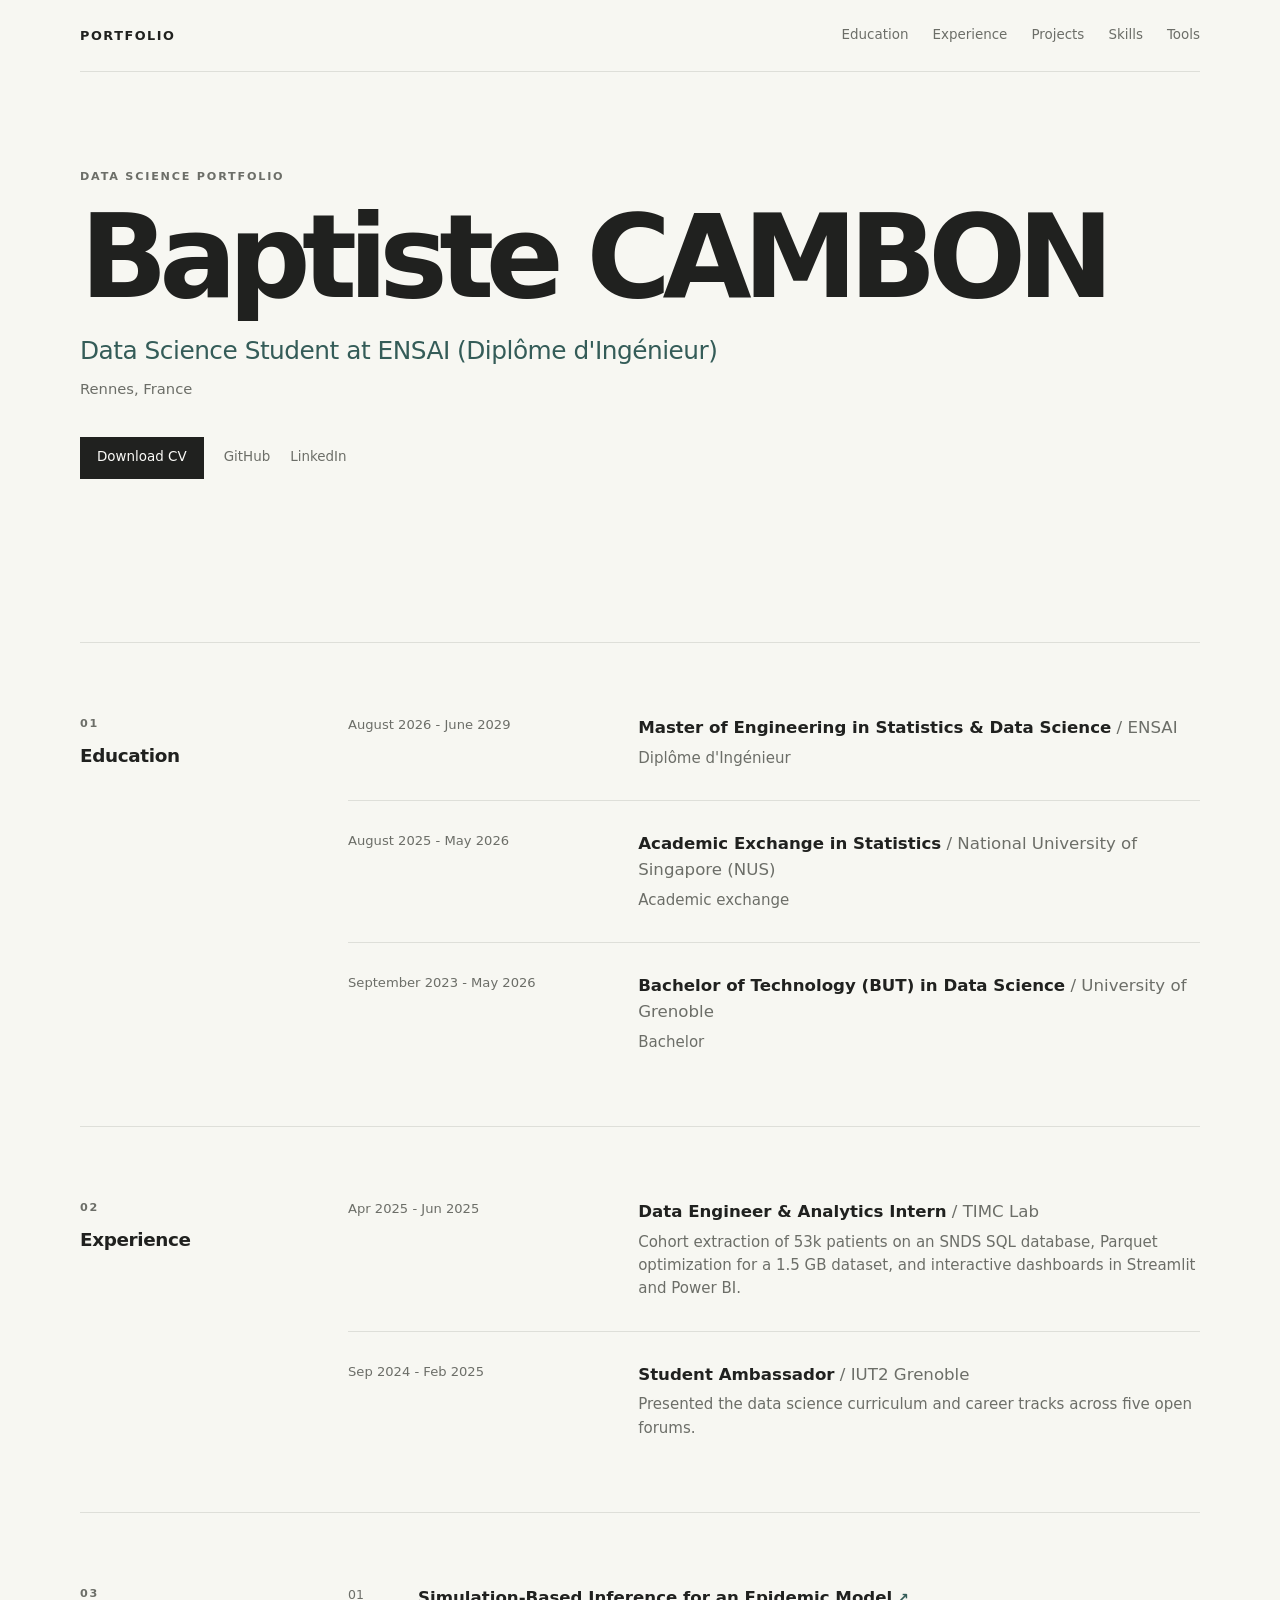
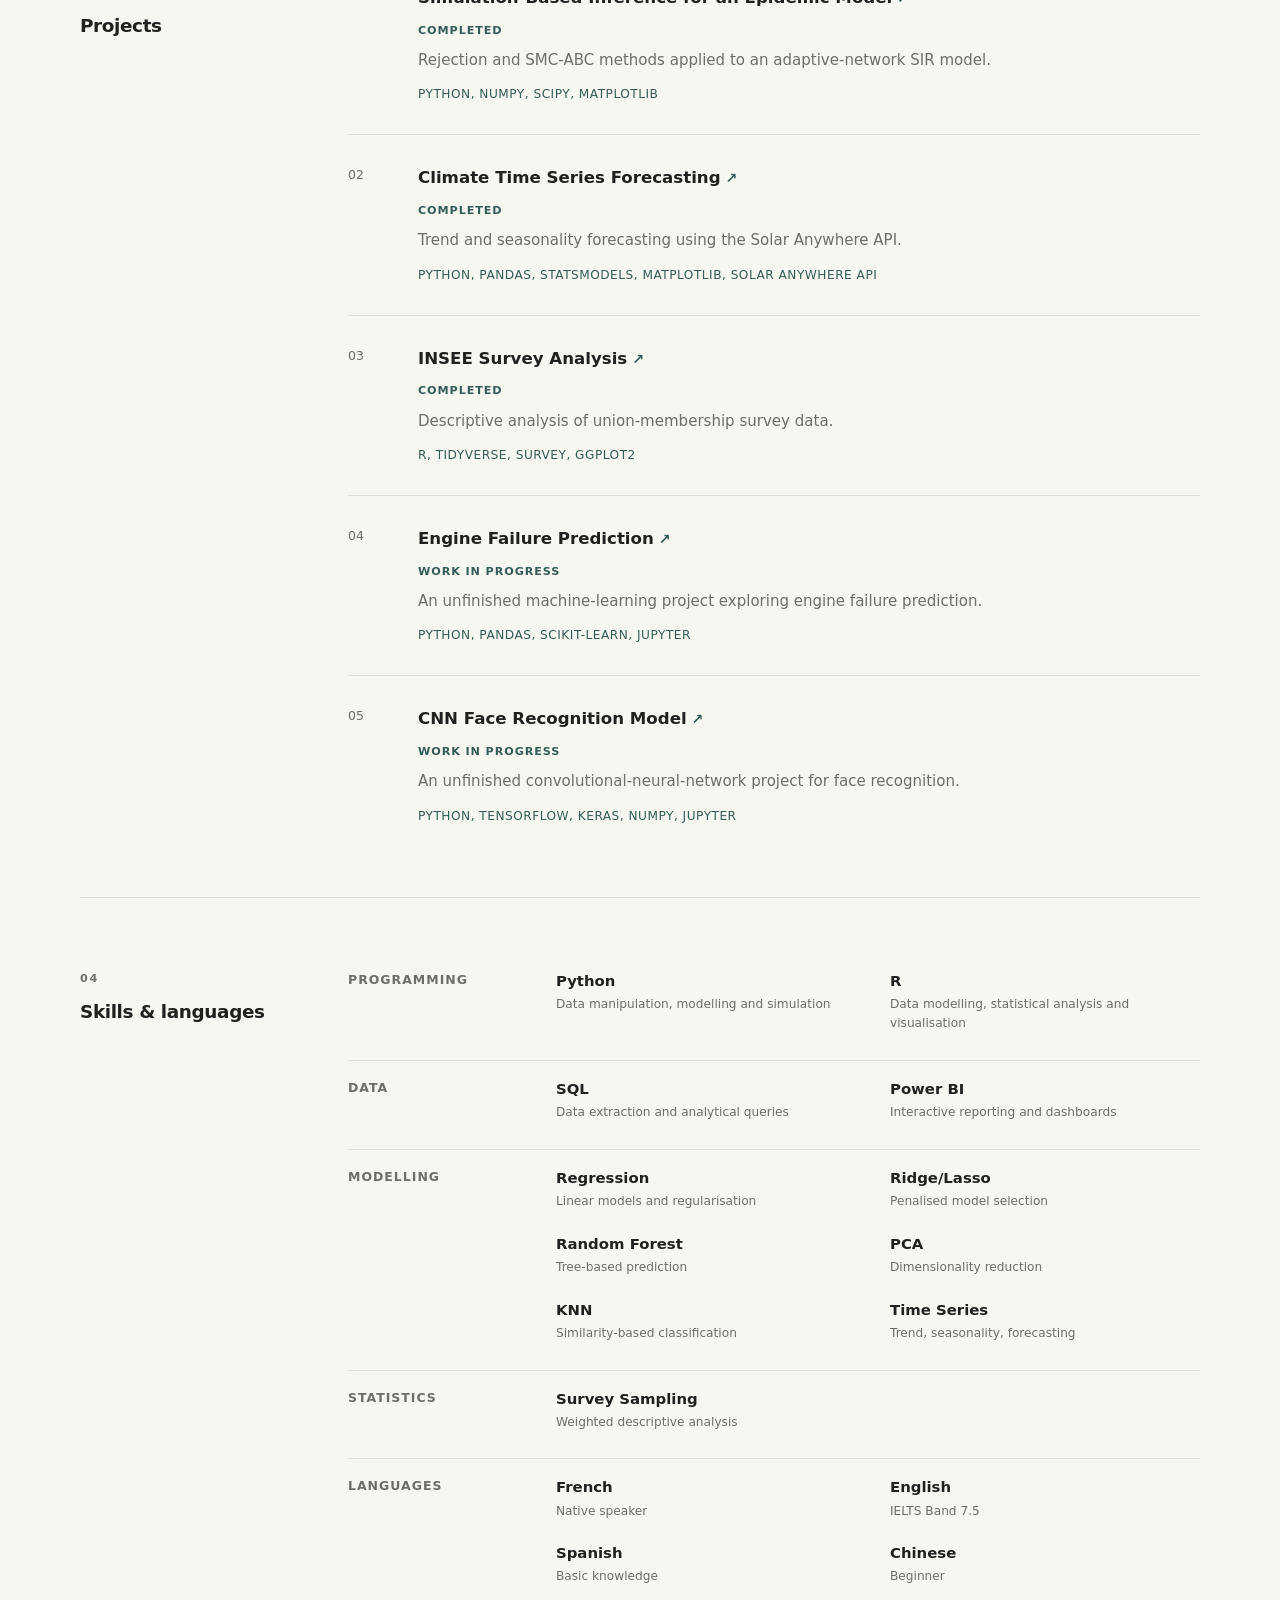
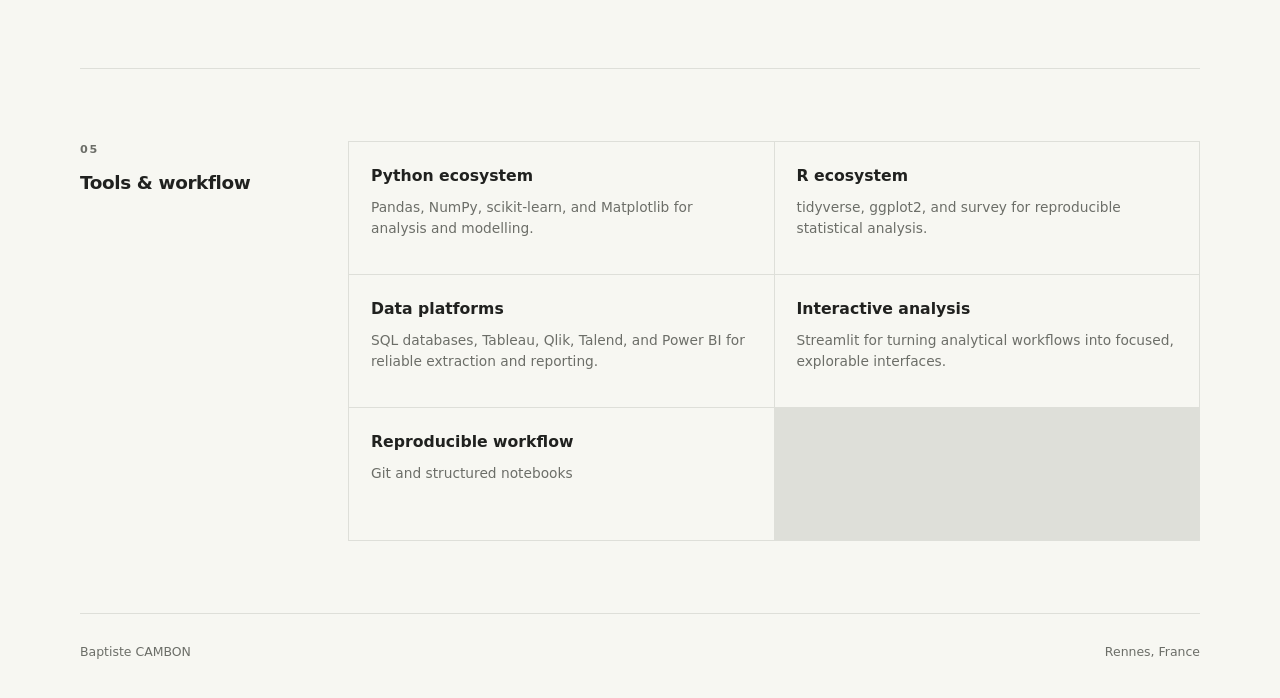
<file: Portfolio/index.html>
<!doctype html>
<html lang="en">
<head>
  <meta charset="utf-8">
  <meta name="viewport" content="width=device-width, initial-scale=1">
  <meta name="description" content="Academic portfolio of a data science student at ENSAI.">
  <title>Portfolio</title>
  <link rel="stylesheet" href="style.css">
  <script src="app.js" defer></script>
</head>
<body>
  <header class="site-header">
    <a class="brand" href="#home" aria-label="Go to the top of the portfolio">Portfolio</a>
    <nav aria-label="Primary navigation">
      <a href="#education">Education</a>
      <a href="#experience">Experience</a>
      <a href="#projects">Projects</a>
      <a href="#skills">Skills</a>
      <a href="#tools">Tools</a>
    </nav>
  </header>

  <main>
    <section id="home" class="hero section-shell" aria-labelledby="profile-name">
      <div class="hero-copy">
        <p class="eyebrow" data-profile="eyebrow"></p>
        <h1 id="profile-name" data-profile="name"></h1>
        <p class="hero-tagline" data-profile="tagline"></p>
        <p class="location" data-profile="location"></p>
        <div class="hero-actions">
          <a class="button button-primary" data-profile-link="resume" href="#" download>Download CV</a>
          <a class="text-link" data-profile-link="github" href="#" target="_blank" rel="noreferrer">GitHub</a>
          <a class="text-link" data-profile-link="linkedin" href="#" target="_blank" rel="noreferrer">LinkedIn</a>
        </div>
      </div>
    </section>

    <div class="section-shell content-stack">
      <section id="education" class="content-section" aria-labelledby="education-title">
        <div class="section-heading">
          <p class="eyebrow">01</p>
          <h2 id="education-title">Education</h2>
        </div>
        <div class="record-list" data-section="education"></div>
      </section>

      <section id="experience" class="content-section" aria-labelledby="experience-title">
        <div class="section-heading">
          <p class="eyebrow">02</p>
          <h2 id="experience-title">Experience</h2>
        </div>
        <div class="record-list" data-section="experience"></div>
      </section>

      <section id="projects" class="content-section" aria-labelledby="projects-title">
        <div class="section-heading">
          <p class="eyebrow">03</p>
          <h2 id="projects-title">Projects</h2>
        </div>
        <div class="project-list" data-section="projects"></div>
      </section>

      <section id="skills" class="content-section" aria-labelledby="skills-title">
        <div class="section-heading">
          <p class="eyebrow">04</p>
          <h2 id="skills-title">Skills &amp; languages</h2>
        </div>
        <div class="skills-list" data-section="skills"></div>
      </section>

      <section id="tools" class="content-section" aria-labelledby="tools-title">
        <div class="section-heading">
          <p class="eyebrow">05</p>
          <h2 id="tools-title">Tools &amp; workflow</h2>
        </div>
        <div class="tools-grid" data-section="tools"></div>
      </section>
    </div>
  </main>

  <footer class="site-footer section-shell">
    <span data-profile="name"></span>
    <span data-profile="location"></span>
  </footer>
</body>
</html>
</file>
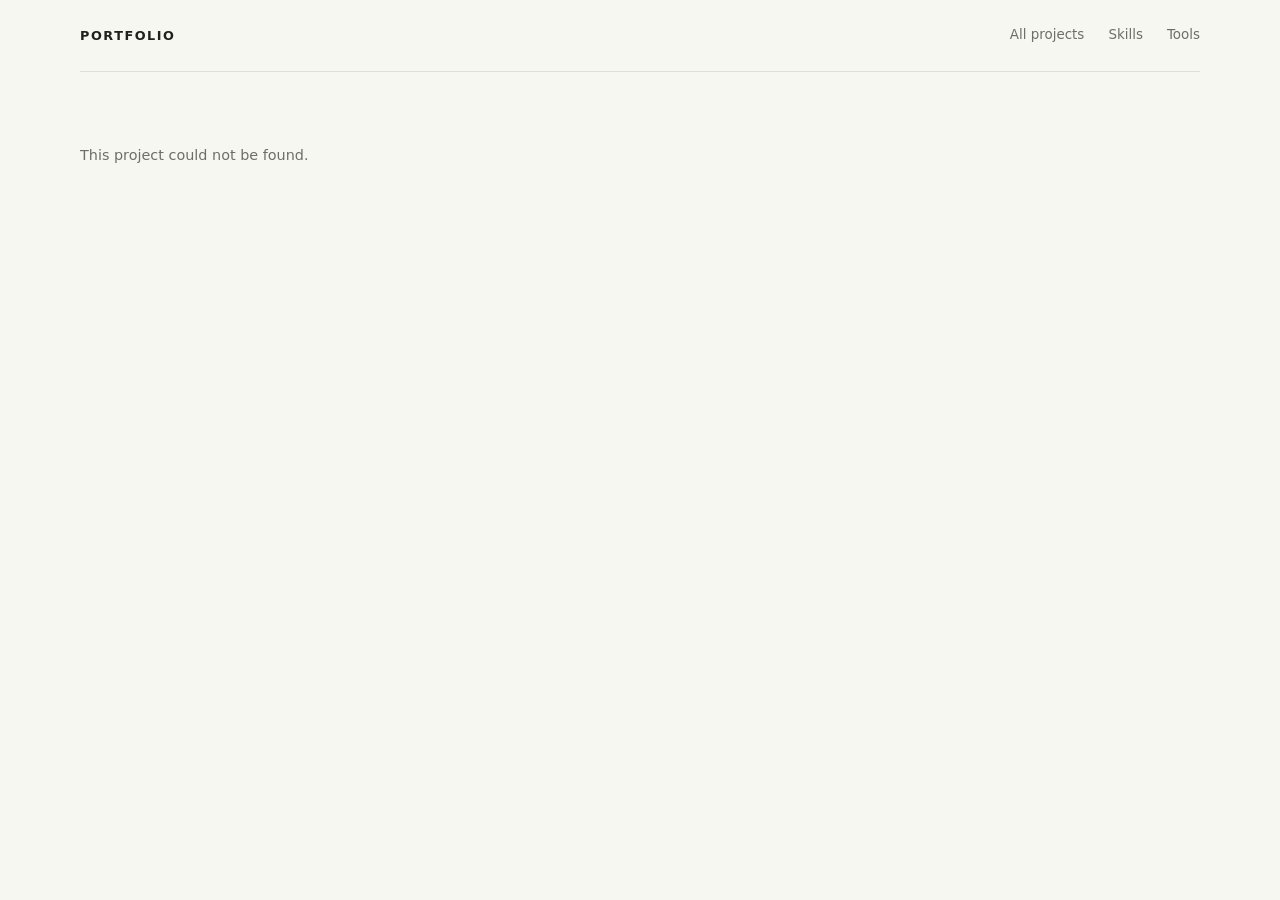
<file: Portfolio/project.html>
<!doctype html>
<html lang="en">
<head>
  <meta charset="utf-8">
  <meta name="viewport" content="width=device-width, initial-scale=1">
  <meta name="description" content="Project details from Baptiste Cambon's data science portfolio.">
  <title>Project | Portfolio</title>
  <link rel="stylesheet" href="style.css">
  <script src="app.js" defer></script>
</head>
<body data-page="project">
  <header class="site-header">
    <a class="brand" href="index.html#home">Portfolio</a>
    <nav aria-label="Project navigation">
      <a href="index.html#projects">All projects</a>
      <a href="index.html#skills">Skills</a>
      <a href="index.html#tools">Tools</a>
    </nav>
  </header>

  <main class="project-detail section-shell" data-project-detail>
    <a class="back-link" href="index.html#projects">Back to projects</a>
    <div class="project-detail-header">
      <p class="eyebrow" data-project="type"></p>
      <h1 data-project="title"></h1>
      <p class="project-lede" data-project="summary"></p>
      <div class="project-meta" data-project-meta></div>
    </div>
    <div class="project-detail-body">
      <section class="detail-block">
        <p class="eyebrow">Context</p>
        <p data-project="context"></p>
      </section>
      <section class="detail-block">
        <p class="eyebrow">Approach</p>
        <p data-project="approach"></p>
      </section>
      <section class="detail-block">
        <p class="eyebrow">What I explored</p>
        <p data-project="exploration"></p>
      </section>
      <section class="detail-block">
        <p class="eyebrow">Takeaways</p>
        <p data-project="takeaways"></p>
      </section>
    </div>
    <div class="detail-footer">
      <a class="button button-primary" data-project-link="repository" href="https://github.com/BaptisteCambon/Baptiste_ST3247_Assignment" target="_blank" rel="noreferrer">View repository</a>
      <a class="text-link" href="index.html#projects">Explore another project</a>
    </div>
  </main>
</body>
</html>
</file>
<file: Portfolio/style.css>
:root {
  --canvas: #f7f7f2;
  --surface: #fbfbf8;
  --ink: #20211f;
  --muted: #6c6e68;
  --line: #dedfd9;
  --accent: #345c58;
  --max-width: 1120px;
}

* {
  box-sizing: border-box;
}

html {
  scroll-behavior: smooth;
}

body {
  margin: 0;
  background: var(--canvas);
  color: var(--ink);
  font-family: Inter, ui-sans-serif, system-ui, -apple-system, BlinkMacSystemFont, "Segoe UI", sans-serif;
  line-height: 1.55;
}

a {
  color: inherit;
}

.section-shell {
  width: min(calc(100% - 48px), var(--max-width));
  margin: 0 auto;
}

.site-header {
  display: flex;
  align-items: center;
  justify-content: space-between;
  width: min(calc(100% - 48px), var(--max-width));
  min-height: 72px;
  margin: 0 auto;
  border-bottom: 1px solid var(--line);
}

.brand {
  color: var(--ink);
  font-size: 0.8rem;
  font-weight: 700;
  letter-spacing: 0.12em;
  text-decoration: none;
  text-transform: uppercase;
}

nav {
  display: flex;
  gap: 24px;
}

nav a,
.text-link {
  color: var(--muted);
  font-size: 0.84rem;
  text-decoration: none;
}

nav a:hover,
nav a:focus-visible,
.text-link:hover,
.text-link:focus-visible {
  color: var(--ink);
}

.hero {
  display: block;
  min-height: 570px;
  padding-top: 96px;
  padding-bottom: 104px;
}

.eyebrow {
  margin: 0 0 18px;
  color: var(--muted);
  font-size: 0.7rem;
  font-weight: 700;
  letter-spacing: 0.16em;
  text-transform: uppercase;
}

h1,
h2,
p {
  margin-top: 0;
}

h1 {
  max-width: none;
  margin-bottom: 20px;
  font-size: clamp(3.5rem, 9vw, 7.5rem);
  font-weight: 650;
  letter-spacing: -0.075em;
  line-height: 0.94;
}

.hero-tagline {
  margin-bottom: 8px;
  color: var(--accent);
  font-size: clamp(1.2rem, 2vw, 1.55rem);
  letter-spacing: -0.02em;
}

.location {
  color: var(--muted);
  font-size: 0.92rem;
}

.hero-actions {
  display: flex;
  flex-wrap: wrap;
  align-items: center;
  gap: 20px;
  margin-top: 36px;
}

.button {
  display: inline-flex;
  align-items: center;
  min-height: 42px;
  padding: 0 17px;
  font-size: 0.84rem;
  text-decoration: none;
}

.button-primary {
  background: var(--ink);
  color: var(--surface);
}

.button-primary:hover,
.button-primary:focus-visible {
  background: var(--accent);
}

.content-stack {
  border-top: 1px solid var(--line);
}

.content-section {
  display: grid;
  grid-template-columns: 220px minmax(0, 1fr);
  gap: 48px;
  padding: 72px 0;
  border-bottom: 1px solid var(--line);
}

.section-heading h2 {
  margin: 0;
  font-size: 1.15rem;
  font-weight: 650;
  letter-spacing: -0.02em;
}

.section-heading .eyebrow {
  margin-bottom: 10px;
}

.record,
.project {
  display: grid;
  grid-template-columns: minmax(145px, 0.7fr) minmax(0, 1.5fr);
  gap: 28px;
  padding: 0 0 30px;
  margin-bottom: 30px;
  border-bottom: 1px solid var(--line);
}

.record:last-child,
.project:last-child {
  padding-bottom: 0;
  margin-bottom: 0;
  border-bottom: 0;
}

.record-period {
  color: var(--muted);
  font-size: 0.82rem;
}

.record h3,
.project h3 {
  margin: 0 0 6px;
  font-size: 1.04rem;
  font-weight: 650;
}

.project-title-link {
  text-decoration: none;
}

.project-title-link::after {
  content: "  ↗";
  color: var(--accent);
  font-size: 0.85em;
}

.project-title-link:hover,
.project-title-link:focus-visible {
  color: var(--accent);
}

.project-status {
  display: inline-block;
  margin: 0 0 10px;
  color: var(--accent);
  font-size: 0.7rem;
  font-weight: 700;
  letter-spacing: 0.08em;
  text-transform: uppercase;
}

.record h3 span {
  color: var(--muted);
  font-weight: 400;
}

.record p,
.project p {
  max-width: 660px;
  margin: 0;
  color: var(--muted);
  font-size: 0.94rem;
}

.project-tools {
  margin-top: 13px !important;
  color: var(--accent) !important;
  font-size: 0.76rem !important;
  letter-spacing: 0.04em;
  text-transform: uppercase;
}

.project {
  grid-template-columns: 42px minmax(0, 1fr);
}

.project-index {
  color: var(--muted);
  font-size: 0.78rem;
}

.skills-list {
  display: grid;
  gap: 0;
}

.skill-group {
  display: grid;
  grid-template-columns: 180px minmax(0, 1fr);
  gap: 28px;
  padding: 17px 0;
  border-bottom: 1px solid var(--line);
}

.skill-group:first-child {
  padding-top: 0;
}

.skill-group:last-child {
  padding-bottom: 0;
  border-bottom: 0;
}

.skill-group h3 {
  margin: 0;
  color: var(--muted);
  font-size: 0.78rem;
  font-weight: 700;
  letter-spacing: 0.08em;
  text-transform: uppercase;
}

.skill-items {
  display: grid;
  grid-template-columns: repeat(2, minmax(0, 1fr));
  gap: 12px 24px;
}

.skill-item {
  display: flex;
  flex-direction: column;
  gap: 2px;
  padding-bottom: 10px;
}

.skill-item strong {
  font-size: 0.93rem;
  font-weight: 600;
}

.skill-item span {
  color: var(--muted);
  font-size: 0.76rem;
}

.tools-grid {
  display: grid;
  grid-template-columns: repeat(2, minmax(0, 1fr));
  gap: 1px;
  background: var(--line);
  border: 1px solid var(--line);
}

.tool-item {
  min-height: 132px;
  padding: 22px;
  background: var(--canvas);
}

.tool-item h3 {
  margin: 0 0 8px;
  font-size: 0.98rem;
}

.tool-item p {
  margin: 0;
  color: var(--muted);
  font-size: 0.86rem;
}

.project-detail {
  padding-top: 72px;
  padding-bottom: 96px;
}

.back-link {
  color: var(--muted);
  font-size: 0.82rem;
  text-decoration: none;
}

.back-link:hover,
.back-link:focus-visible {
  color: var(--ink);
}

.project-detail-header {
  max-width: 820px;
  padding: 92px 0 72px;
}

.project-detail-header h1 {
  margin-bottom: 26px;
  font-size: clamp(3rem, 7vw, 6.5rem);
}

.project-lede {
  max-width: 680px;
  margin-bottom: 28px;
  color: var(--muted);
  font-size: 1.15rem;
}

.project-meta {
  display: flex;
  flex-wrap: wrap;
  gap: 10px 24px;
  color: var(--accent);
  font-size: 0.76rem;
  letter-spacing: 0.06em;
  text-transform: uppercase;
}

.project-detail-body {
  display: grid;
  grid-template-columns: repeat(2, minmax(0, 1fr));
  gap: 1px;
  background: var(--line);
  border: 1px solid var(--line);
}

.detail-block {
  min-height: 220px;
  padding: 28px;
  background: var(--canvas);
}

.detail-block .eyebrow {
  margin-bottom: 22px;
}

.detail-block p:last-child {
  max-width: 500px;
  margin: 0;
  color: var(--muted);
}

.detail-footer {
  display: flex;
  align-items: center;
  gap: 24px;
  padding-top: 36px;
}

.site-footer {
  display: flex;
  justify-content: space-between;
  padding-top: 28px;
  padding-bottom: 36px;
  color: var(--muted);
  font-size: 0.78rem;
}

.status-message {
  color: var(--muted);
  font-size: 0.9rem;
}

@media (max-width: 720px) {
  .section-shell,
  .site-header {
    width: min(calc(100% - 32px), var(--max-width));
  }

  .site-header {
    min-height: 62px;
  }

  nav {
    gap: 12px;
  }

  nav a {
    font-size: 0.72rem;
  }

  .hero {
    display: block;
    min-height: auto;
    padding-top: 78px;
    padding-bottom: 80px;
  }

  .content-section {
    display: block;
    padding: 54px 0;
  }

  .section-heading {
    margin-bottom: 34px;
  }

  .record,
  .project,
  .skill-group {
    grid-template-columns: 1fr;
    gap: 8px;
  }

  .skill-items,
  .tools-grid,
  .project-detail-body {
    grid-template-columns: 1fr;
  }

  .project-detail {
    padding-top: 44px;
    padding-bottom: 64px;
  }

  .project-detail-header {
    padding: 64px 0 52px;
  }

  .detail-footer {
    align-items: flex-start;
    flex-direction: column;
  }

  .record-period {
    order: 2;
  }

  .site-footer {
    display: block;
  }

  .site-footer span {
    display: block;
    margin-bottom: 6px;
  }
}
</file>
